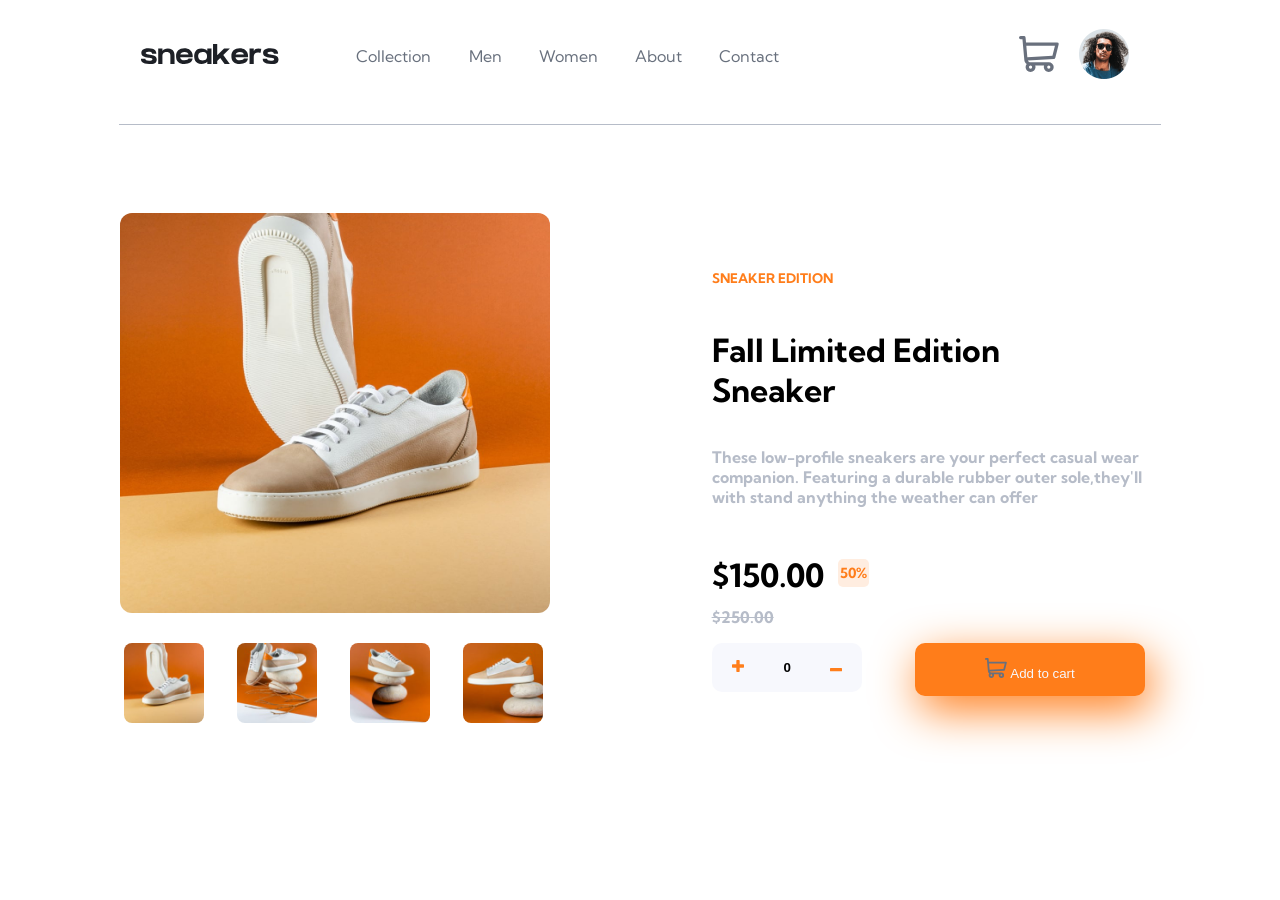
<file: index.html>
<!DOCTYPE html>
<html lang="en">
<head>
    <meta charset="UTF-8">
    <meta http-equiv="X-UA-Compatible" content="IE=edge">
    <meta name="viewport" content="width=device-width, initial-scale=1.0">
    <link rel="preconnect" href="https://fonts.googleapis.com">
<link rel="preconnect" href="https://fonts.gstatic.com" crossorigin>
<link href="https://fonts.googleapis.com/css2?family=Epilogue:ital,wght@0,500;0,700;1,500;1,700&family=Kumbh+Sans:wght@400;700&family=Roboto:ital,wght@0,100;0,300;0,400;0,700;1,400&display=swap" rel="stylesheet">
<link rel="shortcut icon" href="images/favicon-32x32.png" type="image/png">
<link rel="stylesheet" href="page.css">
<script defer src="main.js"></script>
<title>Document</title>
</head>
<body>
    <header>
        <div class="logo">
            <div >
            <img class="menu-icon"  src="images/icon-menu.svg" alt="">
        </div>
            <img class="logo_img" src="images/logo.svg" alt=""></div>
        <div class="nav">
            <ul>
                <li><img class="close-menu" src="images/icon-close.svg"  style="display: none;" alt=""></li>
                <li> <a href="">Collection</a> </li>
                <li> <a href="">Men</a> </li>
                <li> <a href="">Women</a> </li>
                <li> <a href="">About</a> </li>
                <li> <a href="">Contact</a> </li>
            </ul>
        </div>
        <div class="user-profile">
            <ul class="main-cart">
                <li id="carti" data-count="0"  onclick="displayCart()"> <a href="#"> <img width="40" src="images/icon-cart.svg"  alt=""> </a>
                    <div id="carti-id" class="cart-basket ">
                        <div class="cart-description">
                           <h3>cart</h3> <img class="cart-exit" src="images/icon-close.svg" alt="">
                        </div>
                        <hr>
                        <div class="cart-basket-price ">
                            <p>Your cart is empty</p>
                        
                    </div>
                  
                     
                 </div>
                 <div id="cartAmount" class="cart-basket-fill ">
                 <div class="cart-description">
                    <h3>cart</h3>  <img class="cart-exit" src="images/icon-close.svg" alt="">
                 </div>
                 <hr>
                 <div class="cart-basket-filled ">
                    <div >
                    <img class="cart-image" src="images/image-product-1-thumbnail.jpg" alt="">
                 </div>
                    <div >
                        <p>Fall Limited Edition Sneaker</p>
                        <span>150.00</span> <span>X</span>
                    <span style="background-color: white; padding:0;" id="quantity">0</span>  <span id="total" style="font-weight: bold; color:black;"></span>
                </div>
                <div class="cart-delete">
                    <img src="images/icon-delete.svg" id="delete"  alt="" width="20">
                </div>
                </div>
                <div class="checkout_div">
                <button class="checkout">Checkout</button>
            </div>
                </li>
                <li class="user"> <a href="#"> <img src="images/image-avatar.png" alt="" class="avatar"> </a> </li>
            </ul>
        </div>
    </header>
    <main id="product-display-container">
        <div class="product-display">
            <img src="images/image-product-1.jpg" alt="" width="430" class="product">
            <div class="thumbnail_img">
                <img src="images/image-product-1-thumbnail.jpg" alt="" width="80" class="product-thumbnail">
                <img src="images/image-product-2-thumbnail.jpg" alt="" width="80" class="product-thumbnail">
                <img src="images/image-product-3-thumbnail.jpg" alt="" width="80" class="product-thumbnail">
                <img src="images/image-product-4-thumbnail.jpg" alt="" width="80" class="product-thumbnail">
            </div>
        </div>

        <div class="main">
        <div class="imageproducts">
            <button id="previous">
                <img src="images/icon-previous.svg" alt="">
            </button>
            <div class="image-track-container">
                <div class="close_icon">
                    <img src="images/icon-close.svg" alt="">
                </div>
            <ul class="image-track">
                <li class="slide current-slide"><img src="images/image-product-1.jpg"  class="images" alt="" ></li>
                <li class="slide "><img src="images/image-product-2.jpg" alt="" class="images" ></li>
                <li class="slide "><img src="images/image-product-3.jpg" alt=""  class="images"></li>
                <li class="slide "><img src="images/image-product-4.jpg" alt=""  class="images"></li>
            </ul>
        </div>
   
            <button id="next">
            <img src="images/icon-next.svg" alt="">
        </button>
    </div>
        </div>

        <div class="product-details">
            
            <h5>SNEAKER EDITION</h5>
            <h1>
                Fall Limited Edition Sneaker
            </h1>
            <p>These low-profile sneakers are your perfect casual wear
                companion. Featuring a durable rubber outer sole,they'll
                with stand anything the weather can offer
            </p>
            <div class="discount">
            <h3>$150.00 <span>50%</span></h3> 
            <p class="price-tag">$250.00</p>
        </div>
            <div class="select">
            <div> 
                <div class="calc">
                <button onclick="increaseAmount()" class="left-button" value="left"><img src="images/icon-plus.svg" alt=""></button><button disabled id="amount">0</button> <button onclick="decreaseAmount()" class="right-button"><img src="images/icon-minus.svg" alt=""></button>
                </div>
                
                </div>  <button class="addtocart"><img src="images/icon-cart.svg" alt=""> Add to cart</button>
            </div>
        </div>
    </main>

    <script src="https://cdn.jsdelivr.net/npm/jquery@3.6.1/dist/jquery.min.js"></script>
    <script>
        /*const $increaseButton = $('.left-button')
      $increaseButton.on('click',()=>{
        let count = Number($('#carti::before').attr('data-count'))
        count +=1
        
        })*/
    </script>
</body>
</html>
</file>
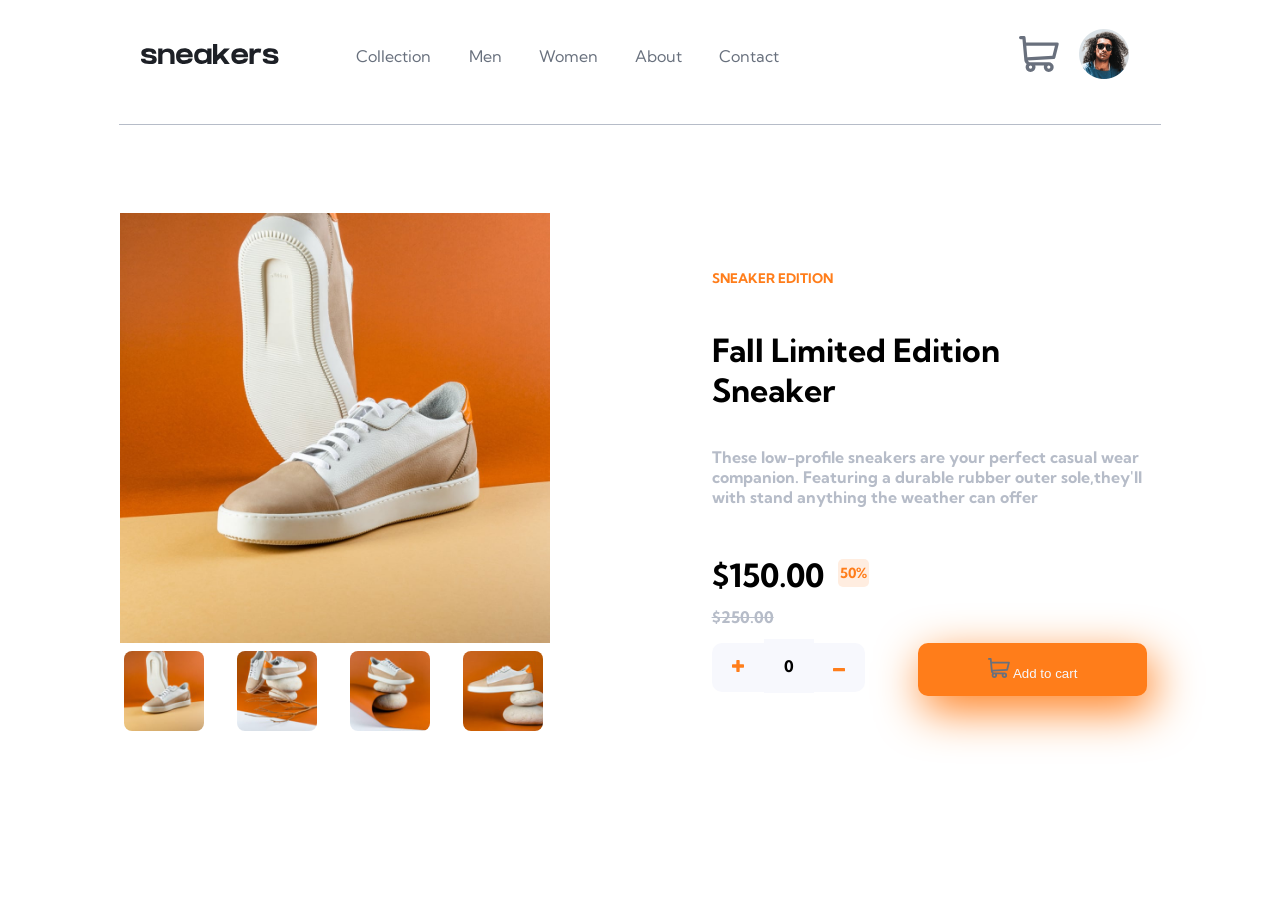
<file: page.html>
<!DOCTYPE html>
<html lang="en">
<head>
    <meta charset="UTF-8">
    <meta http-equiv="X-UA-Compatible" content="IE=edge">
    <meta name="viewport" content="width=device-width, initial-scale=1.0">
    <link rel="preconnect" href="https://fonts.googleapis.com">
<link rel="preconnect" href="https://fonts.gstatic.com" crossorigin>
<link href="https://fonts.googleapis.com/css2?family=Epilogue:ital,wght@0,500;0,700;1,500;1,700&family=Kumbh+Sans:wght@400;700&family=Roboto:ital,wght@0,100;0,300;0,400;0,700;1,400&display=swap" rel="stylesheet">
<link rel="shortcut icon" href="images/favicon-32x32.png" type="image/png">
<link rel="stylesheet" href="page.css">
<script defer src="main.js"></script>
<title>Document</title>
</head>
<body>
    <header>
        <div class="logo">
            <div >
            <img class="menu-icon"  src="images/icon-menu.svg" alt="">
        </div>
            <img src="images/logo.svg" alt=""></div>
        <div class="nav">
            <ul>
                <li><img class="close-menu" src="images/icon-close.svg"  style="display: none;" alt=""></li>
                <li> <a href="">Collection</a> </li>
                <li> <a href="">Men</a> </li>
                <li> <a href="">Women</a> </li>
                <li> <a href="">About</a> </li>
                <li> <a href="">Contact</a> </li>
            </ul>
        </div>
        <div class="user-profile">
            <ul class="main-cart">
                <li id="carti" data-count="0"  onclick="displayCart()"> <a href="#"> <img width="40" src="images/icon-cart.svg"  alt=""> </a>
                    <div id="carti-id" class="cart-basket ">
                        <div class="cart-description">
                           <h3>cart</h3> <img class="cart-exit" src="images/icon-close.svg" alt="">
                        </div>
                        <hr>
                        <div class="cart-basket-price ">
                            <p>Your cart is empty</p>
                        
                    </div>
                  
                     
                 </div>
                 <div id="cartAmount" class="cart-basket-fill ">
                 <div class="cart-description">
                    <h3>cart</h3>  <img class="cart-exit" src="images/icon-close.svg" alt="">
                 </div>
                 <hr>
                 <div class="cart-basket-filled ">
                    <div >
                    <img class="cart-image" src="images/image-product-1-thumbnail.jpg" alt="">
                 </div>
                    <div >
                        <p>Fall Limited Edition Sneaker</p>
                        <span>150.00</span> <span>X</span>
                    <span style="background-color: white; padding:0;" id="quantity">0</span>  <span id="total" style="font-weight: bold; color:black;"></span>
                </div>
                <div class="cart-delete">
                    <img src="images/icon-delete.svg" id="delete"  alt="" width="20">
                </div>
                <button class="checkout">Checkout</button>
                </li>
                <li class="user"> <a href=""> <img src="images/image-avatar.png" alt="" class="avatar"> </a> </li>
            </ul>
        </div>
    </header>
    <main id="product-display-container">
        <div class="product-display">
            <img class="" src="images/image-product-1.jpg" alt="" width="430" class="product">
            <div class="thumbnail_img">
                <img src="images/image-product-1-thumbnail.jpg" alt="" width="80" class="product-thumbnail">
                <img src="images/image-product-2-thumbnail.jpg" alt="" width="80" class="product-thumbnail">
                <img src="images/image-product-3-thumbnail.jpg" alt="" width="80" class="product-thumbnail">
                <img src="images/image-product-4-thumbnail.jpg" alt="" width="80" class="product-thumbnail">
            </div>
        </div>

        <div class="main">
        <div class="imageproducts">
            <button id="previous">
                <img src="images/icon-previous.svg" alt="">
            </button>
            <div class="image-track-container">
                <div class="close_icon">
                    <img src="images/icon-close.svg" alt="">
                </div>
            <ul class="image-track">
                <li class="slide current-slide"><img src="images/image-product-1.jpg"  class="images" alt="" ></li>
                <li class="slide "><img src="images/image-product-2.jpg" alt="" class="images" ></li>
                <li class="slide "><img src="images/image-product-3.jpg" alt=""  class="images"></li>
                <li class="slide "><img src="images/image-product-4.jpg" alt=""  class="images"></li>
            </ul>
        </div>
   
            <button id="next">
            <img src="images/icon-next.svg" alt="">
        </button>
    </div>
        </div>

        <div class="product-details">
            
            <h5>SNEAKER EDITION</h5>
            <h1>
                Fall Limited Edition Sneaker
            </h1>
            <p>These low-profile sneakers are your perfect casual wear
                companion. Featuring a durable rubber outer sole,they'll
                with stand anything the weather can offer
            </p>
            <div class="discount">
            <h3>$150.00 <span>50%</span></h3> 
            <p class="price-tag">$250.00</p>
        </div>
            <div class="select">
            <div> 
                <div class="calc">
                <button onclick="increaseAmount()" class="left-button" value="left"><img src="images/icon-plus.svg" alt=""></button><span id="amount">0</span> <button onclick="decreaseAmount()" class="right-button"><img src="images/icon-minus.svg" alt=""></button>
                </div>
                
                </div>  <button class="addtocart"><img src="images/icon-cart.svg" alt=""> Add to cart</button>
            </div>
        </div>
    </main>

    <script src="https://cdn.jsdelivr.net/npm/jquery@3.6.1/dist/jquery.min.js"></script>
    <script>
        /*const $increaseButton = $('.left-button')
      $increaseButton.on('click',()=>{
        let count = Number($('#carti::before').attr('data-count'))
        count +=1
        
        })*/
    </script>
</body>
</html>
</file>
<file: page.css>
body{
    font-family: Kumbh Sans, Arial, Helvetica, sans-serif;
    position: relative;
}

header{
    display:flex ;
    align-items: center;
    width: 80%;
    margin: 0 auto;
    padding: 20px 15px; 
    padding-top: 0;
    justify-content: center;
    border-bottom: 1px solid  hsl(220, 14%, 75%);
}
.menu-icon{
    display: none;
    margin-right: .75em;
}
.nav{
    flex-basis: 55%;
}


.nav ul{
    display: flex;
    list-style: none;
    height: 100%;
    gap: 10px;
}
.nav ul a{
    margin-left: 1.7rem;
    text-decoration: none;
    height: 100%;
    color: hsl(219, 9%, 45%);
}
.nav ul a:hover{
    
    border-bottom: 3px solid hsl(26, 100%, 55%);
}
.user-profile{
    display: flex;
    justify-content: flex-end;
    flex-basis: 30%;
}

.user-profile ul{
    display: flex;
    justify-content: end;
    width: 100%;
    /* border: 1px solid red; */
    padding: 5px 10px;
    list-style: none;
    align-items: center;
    gap: 10px;
}
ul li a .avatar{
    width: 50px;
    margin-left: 10px;
    aspect-ratio: 1;
}
ul li a .avatar:hover{
    border: 2px solid hsl(26, 100%, 55%);
    border-radius: 50%;
}
#carti{
    position: relative;
}
#carti::before{
    content: attr(data-count);
    position: absolute;
    top: -0.65em;
    right: -0.65em;
    width: 20px;
    height: 20px;
    visibility:  hidden;
    border-radius: 50%;
    color: white;
    display: flex;
    align-items: center;
    font-size: 10px;
    justify-content: center;
    background-color: hsl(26, 100%, 55%);
}
#carti.c2::before{
    visibility: var(--v,visible) ;
}


.cart-basket{ 
    display: none;
    position: absolute;
    background-color: white;
    z-index: 1;
    width: 20em;
    border-bottom: 3px;
    height: 18em;
    top: 4em;
    right: -11em;
    border-radius: 0px 0px 10px 10px;
    box-shadow: -1px 1px 16px -1px rgba(0,0,0,0.75);
    -webkit-box-shadow: -1px 1px 16px -1px rgba(0,0,0,0.75);
    -moz-box-shadow: -1px 1px 16px -1px rgba(0,0,0,0.75);
}
.cart-basket-display{ 
    display: block;
    position: absolute;
    background-color: white;
    z-index: 1;
    width: 20em;
    border-bottom: 3px;
    height: 18em;
    top: 4em;
    right: -11em;
    border-radius: 0px 0px 10px 10px;
    box-shadow: -1px 1px 16px -1px rgba(0,0,0,0.75);
    -webkit-box-shadow: -1px 1px 16px -1px rgba(0,0,0,0.75);
    -moz-box-shadow: -1px 1px 16px -1px rgba(0,0,0,0.75);
}
 .cart-basket div{
    padding: 1em;
} 

.cart-description{
    display: flex ;
    align-items: center;
    justify-content: space-between;
    padding: 5px 10px;
}



.cart-basket-price{
    color: hsl(219, 9%, 45%);
    font-weight: 700;
    text-align: center;
    vertical-align: middle;
}

.cart-basket-fill{ 
    display: none;
    position: absolute;
    color: hsl(219, 9%, 45%);
    background-color: white;
    z-index: 1;
    width: 20em;
    border-bottom: 3px;
    height: 18em;
    top: 4em;
    right: -11em;
    border-radius: 0px 0px 10px 10px;
    box-shadow: -1px 1px 16px -1px rgba(0,0,0,0.75);
    -webkit-box-shadow: -1px 1px 16px -1px rgba(0,0,0,0.75);
    -moz-box-shadow: -1px 1px 16px -1px rgba(0,0,0,0.75);
}
.cart-basket-fillAmount{ 
    display: block;
    position: absolute;
    color: hsl(219, 9%, 45%);
    background-color: white;
    z-index: 1;
    width: 20em;
    border-bottom: 3px;
    height: 18em;
    top: 4em;
    right: -11em;
    border-radius: 0px 0px 10px 10px;
    box-shadow: -1px 1px 16px -1px rgba(0,0,0,0.75);
    -webkit-box-shadow: -1px 1px 16px -1px rgba(0,0,0,0.75);
    -moz-box-shadow: -1px 1px 16px -1px rgba(0,0,0,0.75);
}


.cart-basket-filled{
    display: flex;
    font-size: 15px;
    align-items: center;
    padding: 15px;
}


.cart-image{
    border-radius: 5px;
    margin-right: 1em;
}
.cart-delete img{
    width: 50px;
    height: 50px;
    object-fit: contain;
}
.cart-basket-filled img{
    width: 50px;
}
.checkout{
    position: absolute;
    border-radius: 10px;
    padding: 20px 100px;
    color: white;
    background-color: hsl(26, 100%, 55%);
    border: none;
    top: 15em;
    left: 2.5em;
}


.exit{
    display: none;
}


main{
    display: flex;
    /* border: 2px solid ; */
    margin-top: 5.5rem;
    justify-content: center;
}
main .product-display{
    margin-right: 9em;
}

main .product{
    border-radius: 12px;
    margin-bottom: 1.4em;
}

.product{
    width: 430px;
    height: 400px;
}

main .product-thumbnail{
    border: 4px solid transparent;
    margin-right: 1.3em;
    border-radius: 12px;
    position: relative;
    transition: all 0.5s;
}
main .product-thumbnail:hover{
    border: 4px solid hsl(26, 100%, 55%);
    opacity: 0.5;
    cursor: pointer;
}

.main{
    position: absolute;
    top: 10%;
    display: none;
}


.block{
    display: block;
}

.imageproducts{
    position: relative;
    width: max-content;
    height: 800px;
}
.image-track-container{
    position: relative;
    height: 100%;
    overflow: hidden;
}

.image-track-container > ul{
    list-style: none;
}

.image-track{
    margin: 0;
    padding: 0;
    list-style: none;
    position: relative;
    height: 100%; 
    transition: transform 250ms ease-in;
} 

.images{
    width: 100%;
    height: 100%;
    object-fit:contain;
}
.imageproducts > button{
    position: absolute;
    top: 50%;
    z-index: 3;
}
#previous{
 left: 5%;   
}

#next{
    right: 5%;

}

.product-details{
    display: flex;
    flex-direction: column;
    padding-top: 35px;
}
.product-details h5{
    color: hsl(26, 100%, 55%);
}
.product-details h1{
    width: 20rem;
}
.product-details p{
    width: 28rem;
    font-size: 16px;
    font-weight: 700;
    color: hsl(220, 14%, 75%);
}

.product-details h3{
    font-size: 2em;
    align-items: center;
    display: flex;
}
h3 span{
    background: hsl(25, 100%, 94%);
    color: hsl(26, 100%, 55%);
    font-size: 14px;
    padding: 5px 2px;
    font-weight: 700;
    border-radius: 5px;
    margin-left: 1em;
    margin-bottom: 5px;
}
.product-details .price-tag{
    font-weight: 700;
    text-decoration: line-through;
    margin-top: -20px;

}
.select{
    display: flex;
}
.product-details .left-button{
    background-color: hsl(223, 64%, 98%) ;
    padding: 17px 20px;
    border-radius:10px 0 0 10px ;
    outline: none;
    border: none;
}
.right-button{
     background-color:hsl(223, 64%, 98%); 
    padding: 17px 20px;
    margin-left: -5px;
    border-radius: 0 10px 10px 0;
    outline: none;
    border: none;
}
.left-button, .right-button:hover{
    cursor: pointer;
}
#amount{
    background-color: hsl(223, 64%, 98%);
    padding: 17px 20px;
    outline: none;
    border: none;
    font-weight: 700;
}

#amount:disabled{
    color: black;
}
.addtocart{
    padding: 15px 70px;
    margin-left: 4em;
    background: hsl(26, 100%, 55%);
    color: hsl(223, 64%, 98%);
    align-items: center;
    border: none;
    transition: 0.5s;
    border-radius: 10px;
    box-shadow: 5px 14px 45px hsl(26deg 100% 55%);
}
.addtocart:hover{
    opacity: 0.5;
    cursor: pointer;
}

@media screen and (min-width:768px)  and (max-width:1100px){
    header{
        /* border: 1px solid hsl(26, 100%, 55%); */
        width: 100% !important;
        margin-left: 100px;
    }

   #product-display-container{
    /* border: 1px solid hsl(26, 100%, 55%); */
    width: fit-content;
      padding: 30px;
   }
   .product-display div{
    /* border: 1px solid hsl(26, 100%, 55%); */
    display: grid;
    grid-template-columns: auto auto auto auto;
    
   }

    
}



.close_icon{
    cursor: pointer;
}



@media  (max-width:768px){
     body{
        /* background-color: palevioletred;*/
        width: 100vw;
        height: 100vh;
        margin: 0;
        padding: 0;
        overflow-x: hidden; 
    }

    header{ 
        /* border: 1px solid hsl(26, 100%, 55%); */
        margin: 0;
        width:100vw;
        justify-content: unset;
        margin: 0;
        padding: 0;
    }

    header div {
        /* border: 1px solid hsl(26, 100%, 55%);     */
    }

    .logo{
    position: relative;
    display: flex;
    padding: 0;
    align-items: center;
    flex-basis: 50%;
    padding-left: 10px;
    justify-content: start;
    display: flex;
    }

    .logo div{
        margin: 0;
        margin-right: 10px;
    }

    .logo_img{
        width: 60px;
    }

    .nav{
        position: absolute;
        padding-right: 0;
        background-color: white;

        /* display: none; */
        height: 191vh;
        width: 10em;
        z-index: 1;
        left: -11em;
        top: calc(4.9em - 0.2em) ; 

    }

    .navSlide{
      animation:   slideIn 1s  ease-in-out  forwards;
    }

    .navNodisplay{
        display: none;
    }
    @keyframes slideIn {
        from{
            left: -11em;
        }
        to{
            left: 0;
        }
    }
    .nav ul{
        /* border: 1px solid red; */
        justify-content: start;
        flex-direction: column;
        
     
    }
    .nav ul li {
      
        /* border: 1px solid hsl(26, 100%, 55%); */
        
    }

    .user-profile{
        flex-basis: 50%;
        align-items: center;
        /* justify-content: end; */
    }

    .user-profile img{
        width: 25px;
    }
    
    .avatar{
        width: 5px;
    
    }
    .avatar:hover{
        border: unset;

    }

    .menu-icon{
        display: block;
    }
    .close-menu{
        display: block !important;
    }

    #product-display-container{
        /* border: 1px solid red;  */
        width: 100vw;
          /* padding: 3
          0px; */
    }

    .product{
        width: 100% !important;
    }

    .product-display{
        width: 100%;
    }

    .product-display div{
        /* border: 1px solid hsl(26, 100%, 55%); */
        display: grid;
        margin: 0 auto;
        padding: 0;
        gap: 0;
        grid-template-columns: auto auto auto auto;
        width: 100vw;
       }

       .thumbnail_img img{
        gap: 0;
        margin: 0;
        padding: 0;
        width: 60px !important;
       }
    
       .cart-basket-display{
        width: 300px;
        left: -50%;
        transform: translateX(-65%);
       }
       	
       .cart-basket-fillAmount{
        width: 300px;
        padding: 0;
        left: -50%;
        transform: translateX(-65%);
       }


       .cart-basket-filled{
        padding: 10px;
        margin-bottom: 30px;
       }

       #delete{
        width: 15px ;
        margin-left: 5px;

       }

       .checkout_div{
        margin-top: 10px;
       }

       .checkout{
        padding: 5px 10px;
        width: 80%;
        margin: 0;
        
       }
       
       main{
            flex-direction: column
       }
       .product-details{
        width: 100vw;
        /* border: 1px solid red; */
        padding: 5px;
       }

       .product-details h1{
        text-align: center;
       }

       .product-details p{
            width: 95%;
            text-align: justify;
            /* margin: 0 auto; */
       }

       .discount{
            display: flex;
            /* border: 1px solid red; */
            width: 90vw;
            justify-content: center;
            /* border: 1px solid hsl(26, 100%, 55%); */
            align-items: center;
       }
       .discount p{
        margin-top:  0.32em !important;
        margin-left: 10px;
        
       }

       .select{
        /* display: flex; */
        /* border: 1px solid hsl(26, 100%, 55%);  */
        flex-direction: column;
        width: 100%;
       }
       .select div{
        /* border: 1px solid hsl(26, 100%, 55%); */
        width: 70%; 
        margin: 0 auto;
        margin-bottom: 1.75em;
       }

       .select .addtocart{
        margin: 0 ;

        margin-bottom: 20px;
       }
       .calc{

       }
       #amount{
            /* padding:10px ; */
            /* background-color: red; */
            /* padding-bottom: calc(15px + 0.1px); */
       }

        .left-button{
        /* background-color: blue !important; */
        padding-left: 10px !important;
       } 
       
       .right-button{
        /* background-color: green; */
        padding-right: 10px !important;
       }

       .addtocart{
        width: 90%;
        margin: 0 auto;
       }
}
</file>
